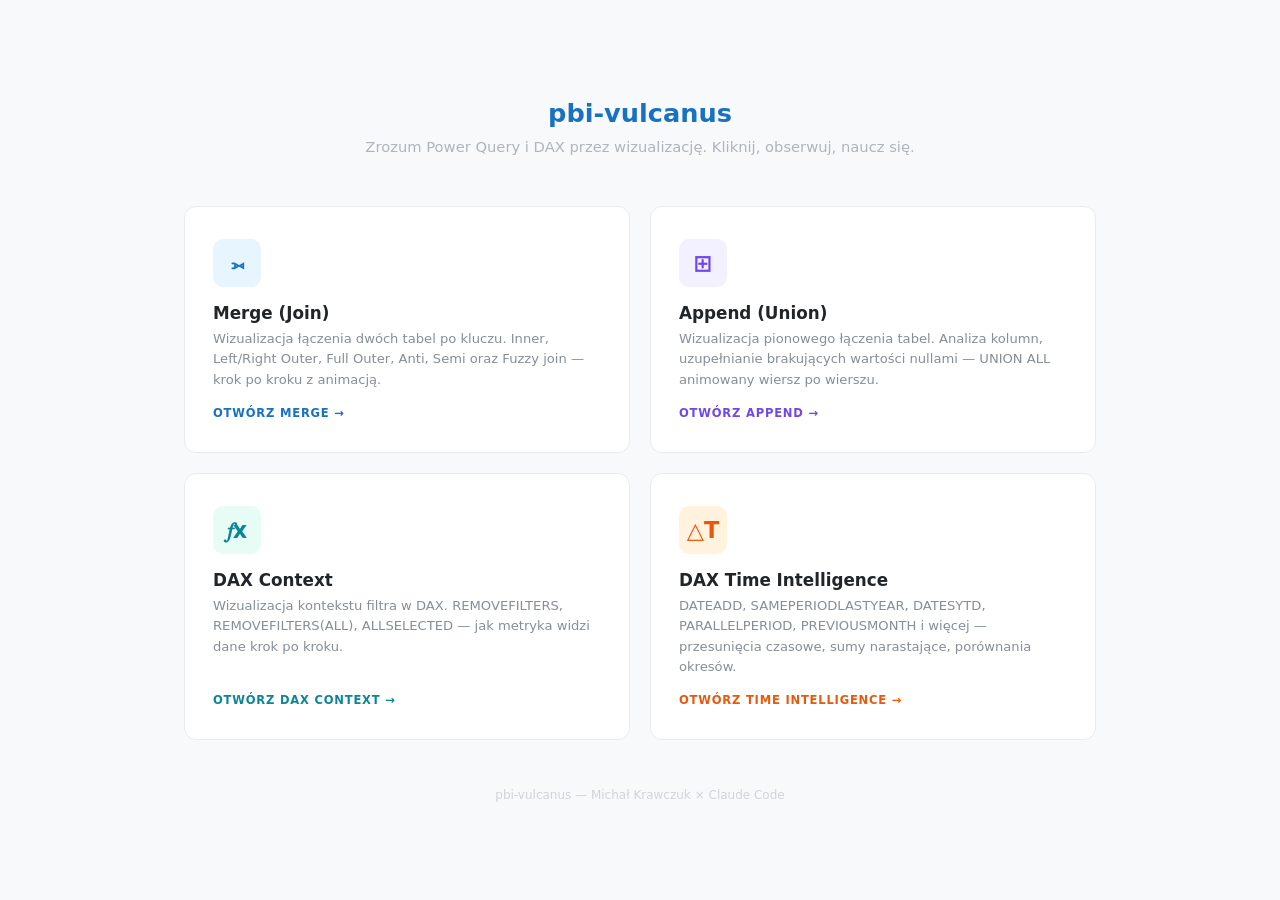
<file: index.html>
<!DOCTYPE html>
<html lang="pl">
<head>
<meta charset="UTF-8">
<meta name="viewport" content="width=device-width, initial-scale=1.0">
<title>pbi-vulcanus — interaktywna nauka Power BI</title>
<link rel="stylesheet" href="shared/theme.css">
<style>
/* ---- Landing page styles ---- */
body {
  display: flex;
  align-items: center;
  justify-content: center;
  min-height: 100vh;
  background: var(--gray-50);
}

.landing {
  text-align: center;
  padding: 60px 24px;
  max-width: 960px;
  width: 100%;
}

.landing h1 {
  font-size: 1.6rem;
  font-weight: 800;
  color: var(--gray-900);
  margin-bottom: 8px;
}
.landing h1 span { color: var(--blue); }

.landing .subtitle {
  font-size: 0.92rem;
  color: var(--gray-500);
  margin-bottom: 48px;
  line-height: 1.5;
}

.cards {
  display: grid;
  grid-template-columns: 1fr 1fr;
  gap: 20px;
}

.card {
  background: var(--white);
  border: 1px solid var(--gray-200);
  border-radius: 12px;
  padding: 32px 28px;
  text-decoration: none;
  color: inherit;
  transition: all 0.15s ease;
  display: flex;
  flex-direction: column;
  align-items: flex-start;
  text-align: left;
}
.card:hover {
  border-color: var(--gray-400);
  box-shadow: 0 4px 16px rgba(0,0,0,0.06);
  transform: translateY(-2px);
}

.card .icon {
  width: 48px; height: 48px;
  border-radius: 10px;
  display: flex; align-items: center; justify-content: center;
  font-size: 1.4rem;
  margin-bottom: 16px;
  font-weight: 700;
}
.card.merge .icon {
  background: var(--blue-bg); color: var(--blue);
}
.card.append .icon {
  background: var(--purple-bg); color: var(--purple);
}
.card.dax-context .icon {
  background: #e6fcf5; color: #0c8599;
}
.card.time-intelligence .icon {
  background: #edf2ff; color: #5c7cfa;
}
.card.running-calc .icon {
  background: #fff3e0; color: #e8590c;
}

.card h2 {
  font-size: 1.05rem; font-weight: 700; color: var(--gray-900);
  margin-bottom: 6px;
}

.card p {
  font-size: 0.82rem; line-height: 1.55; color: var(--gray-600);
  margin-bottom: 16px; flex: 1;
}

.card .label {
  font-size: 0.72rem; font-weight: 700; text-transform: uppercase;
  letter-spacing: 0.8px; display: inline-flex; align-items: center; gap: 4px;
}
.card.merge .label { color: var(--blue); }
.card.append .label { color: var(--purple); }
.card.dax-context .label { color: #0c8599; }
.card.time-intelligence .label { color: #5c7cfa; }
.card.running-calc .label { color: #e8590c; }

.footer {
  margin-top: 48px;
  font-size: 0.75rem;
  color: var(--gray-400);
}

@media (max-width: 900px) {
  .cards { grid-template-columns: 1fr; }
}
@media (max-width: 600px) {
  .cards { grid-template-columns: 1fr; }
  .landing { padding: 40px 16px; }
}
</style>
</head>
<body>

<div class="landing">
  <h1><span>pbi-vulcanus</span></h1>
  <p class="subtitle">Zrozum Power Query i DAX przez wizualizacj&#281;. Kliknij, obserwuj, naucz si&#281;.</p>

  <div class="cards">

    <a href="merge/index.html" class="card merge">
      <div class="icon">⟕</div>
      <h2>Merge (Join)</h2>
      <p>Wizualizacja łączenia dwóch tabel po kluczu. Inner, Left/Right Outer, Full Outer, Anti, Semi oraz Fuzzy join — krok po kroku z animacją.</p>
      <span class="label">Otwórz Merge &rarr;</span>
    </a>

    <a href="append/index.html" class="card append">
      <div class="icon">⊞</div>
      <h2>Append (Union)</h2>
      <p>Wizualizacja pionowego łączenia tabel. Analiza kolumn, uzupełnianie brakujących wartości nullami — UNION ALL animowany wiersz po wierszu.</p>
      <span class="label">Otwórz Append &rarr;</span>
    </a>

    <a href="dax-context/index.html" class="card dax-context">
      <div class="icon">&#119891;x</div>
      <h2>DAX Context</h2>
      <p>Wizualizacja kontekstu filtra w DAX. REMOVEFILTERS, REMOVEFILTERS(ALL), ALLSELECTED &mdash; jak metryka widzi dane krok po kroku.</p>
      <span class="label">Otwórz DAX Context &rarr;</span>
    </a>

    <a href="running-calc/index.html" class="card running-calc">
      <div class="icon">△T</div>
      <h2>DAX Time Intelligence</h2>
      <p>DATEADD, SAMEPERIODLASTYEAR, DATESYTD, PARALLELPERIOD, PREVIOUSMONTH i więcej &mdash; przesunięcia czasowe, sumy narastające, porównania okresów.</p>
      <span class="label">Otwórz Time Intelligence &rarr;</span>
    </a>

  </div>

  <div class="footer">
    pbi-vulcanus &mdash; Micha&#322; Krawczuk &times; Claude Code
  </div>
</div>

</body>
</html>
</file>
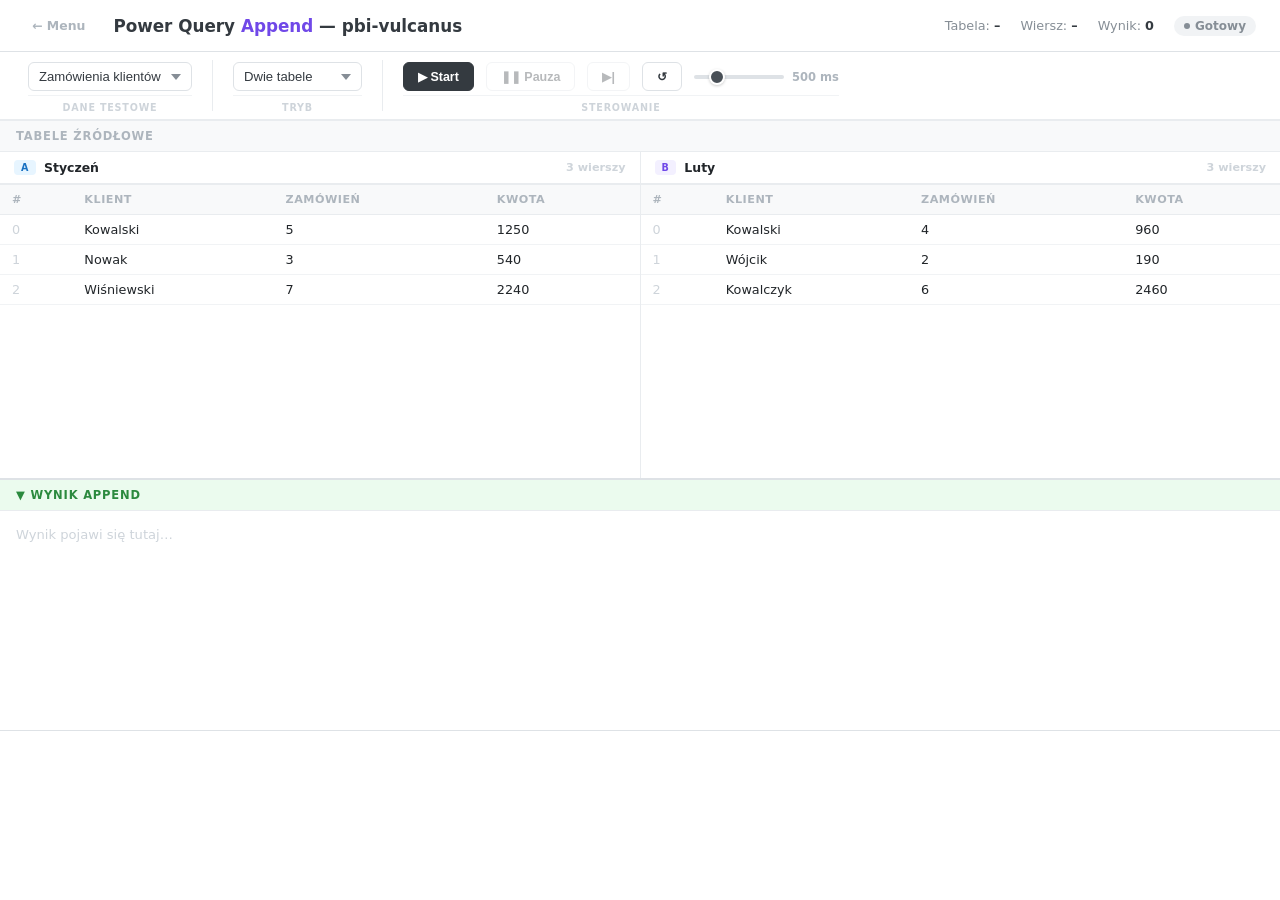
<file: append/index.html>
<!DOCTYPE html>
<html lang="pl">
<head>
<meta charset="UTF-8">
<meta name="viewport" content="width=device-width, initial-scale=1.0">
<title>Append — pbi-vulcanus</title>
<link rel="stylesheet" href="../shared/theme.css">
<link rel="stylesheet" href="append.css">
</head>
<body>

<div class="top-bar">
  <a href="../index.html" class="nav-back">&larr; Menu</a>
  <h1>Power Query <em>Append</em> &mdash; pbi-vulcanus</h1>
  <div class="status-group">
    <span>Tabela: <span class="val" id="cntTable">–</span></span>
    <span>Wiersz: <span class="val" id="cntRow">–</span></span>
    <span>Wynik: <span class="val" id="cntResult">0</span></span>
    <span class="status-badge" id="statusBadge"><span class="dot"></span> <span id="statusText">Gotowy</span></span>
  </div>
</div>

<div class="app-layout">

  <div class="ribbon">
    <div class="ribbon-section">
      <div class="ribbon-group">
        <select id="dataPreset">
          <option value="orders">Zam&#243;wienia klient&#243;w</option>
          <option value="products">Produkty i sprzeda&#380;</option>
          <option value="suppliers">Dostawcy i magazyn</option>
        </select>
      </div>
      <div class="ribbon-section-label">Dane testowe</div>
    </div>

    <div class="ribbon-divider"></div>

    <div class="ribbon-section">
      <div class="ribbon-group">
        <select id="appendMode">
          <option value="two" selected>Dwie tabele</option>
          <option value="three">Trzy lub wi&#281;cej</option>
        </select>
        <div class="table-count-controls" id="tableCountControls" style="display:none;">
          <button class="btn" id="btnRemoveTable">&minus;</button>
          <span class="count-label" id="tableCountLabel">3</span>
          <button class="btn" id="btnAddTable">+</button>
        </div>
      </div>
      <div class="ribbon-section-label">Tryb</div>
    </div>

    <div class="ribbon-divider"></div>

    <div class="ribbon-section">
      <div class="ribbon-group">
        <button class="btn primary" id="btnStart">&#9654; Start</button>
        <button class="btn" id="btnPause" disabled>&#10074;&#10074;</button>
        <button class="btn" id="btnStep" disabled>&#9654;|</button>
        <button class="btn" id="btnReset">&#8634;</button>
        <div class="speed-control">
          <input type="range" id="speedSlider" min="100" max="2000" value="500" step="50">
          <span class="speed-val" id="speedVal">500 ms</span>
        </div>
      </div>
      <div class="ribbon-section-label">Sterowanie</div>
    </div>
  </div>

  <div class="main-content">

    <div class="sources-area">
      <div class="sources-header">Tabele &#378;r&#243;d&#322;owe</div>
      <div class="sources-scroll" id="sourcesScroll"></div>
    </div>

    <div class="result-area">
      <div class="result-header">&#9660; Wynik Append</div>
      <div class="result-scroll" id="resultScroll"></div>
    </div>

    <div class="log-area" id="logPanel"></div>
  </div>
</div>

<script src="../shared/datasets.js"></script>
<script src="../shared/engine.js"></script>
<script src="append.js"></script>
</body>
</html>
</file>
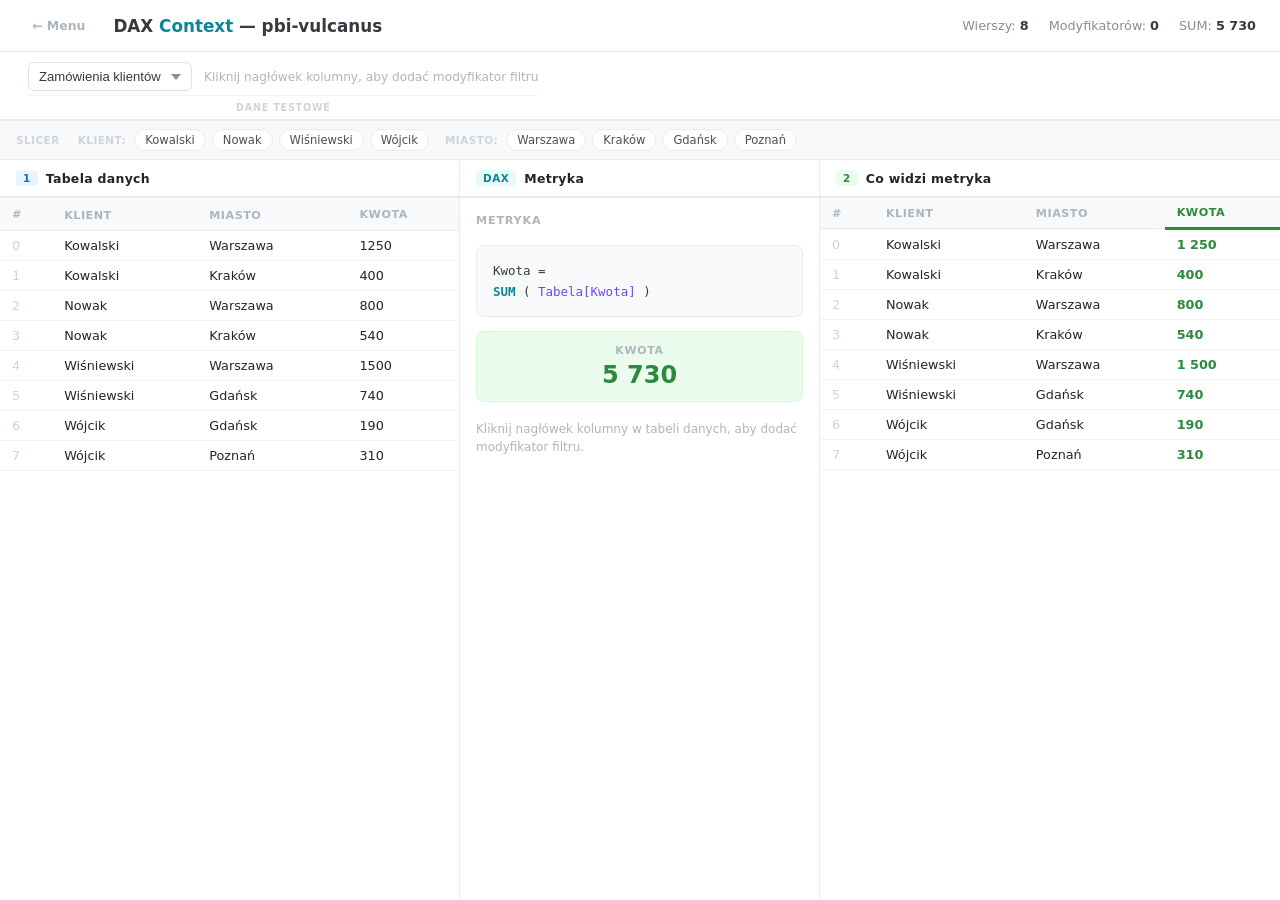
<file: dax-context/index.html>
<!DOCTYPE html>
<html lang="pl">
<head>
<meta charset="UTF-8">
<meta name="viewport" content="width=device-width, initial-scale=1.0">
<title>DAX Context — pbi-vulcanus</title>
<link rel="stylesheet" href="../shared/theme.css">
<link rel="stylesheet" href="dax-context.css">
</head>
<body>

<div class="top-bar">
  <a href="../index.html" class="nav-back">&larr; Menu</a>
  <h1>DAX <em>Context</em> &mdash; pbi-vulcanus</h1>
  <div class="status-group">
    <span>Wierszy: <span class="val" id="cntRows">&ndash;</span></span>
    <span>Modyfikator&#243;w: <span class="val" id="cntMods">&ndash;</span></span>
    <span>SUM: <span class="val" id="cntSum">&ndash;</span></span>
  </div>
</div>

<div class="app-layout">

  <div class="ribbon">
    <div class="ribbon-section">
      <div class="ribbon-group">
        <select id="dataPreset">
          <option value="orders">Zam&#243;wienia klient&#243;w</option>
          <option value="products">Produkty i sprzeda&#380;</option>
          <option value="suppliers">Dostawcy i magazyn</option>
        </select>
        <span class="hint">Kliknij nag&#322;&#243;wek kolumny, aby doda&#263; modyfikator filtru</span>
      </div>
      <div class="ribbon-section-label">Dane testowe</div>
    </div>
  </div>

  <div class="slicer-bar" id="slicerBar"></div>

  <div class="main-content">

    <div class="dax-panels">

      <div class="dax-panel">
        <div class="dax-panel-header ctx-source"><span class="tag">1</span> Tabela danych</div>
        <div class="dax-panel-body" id="panelSource"></div>
      </div>

      <div class="dax-panel dax-panel-formula">
        <div class="dax-panel-header ctx-formula"><span class="tag">DAX</span> Metryka</div>
        <div class="dax-panel-body dax-formula-body" id="panelFormula"></div>
      </div>

      <div class="dax-panel">
        <div class="dax-panel-header ctx-result"><span class="tag">2</span> Co widzi metryka</div>
        <div class="dax-panel-body" id="panelResult"></div>
      </div>

    </div>

  </div>
</div>

<script src="../shared/datasets.js"></script>
<script src="../shared/engine.js"></script>
<script src="dax-context.js"></script>
</body>
</html>
</file>
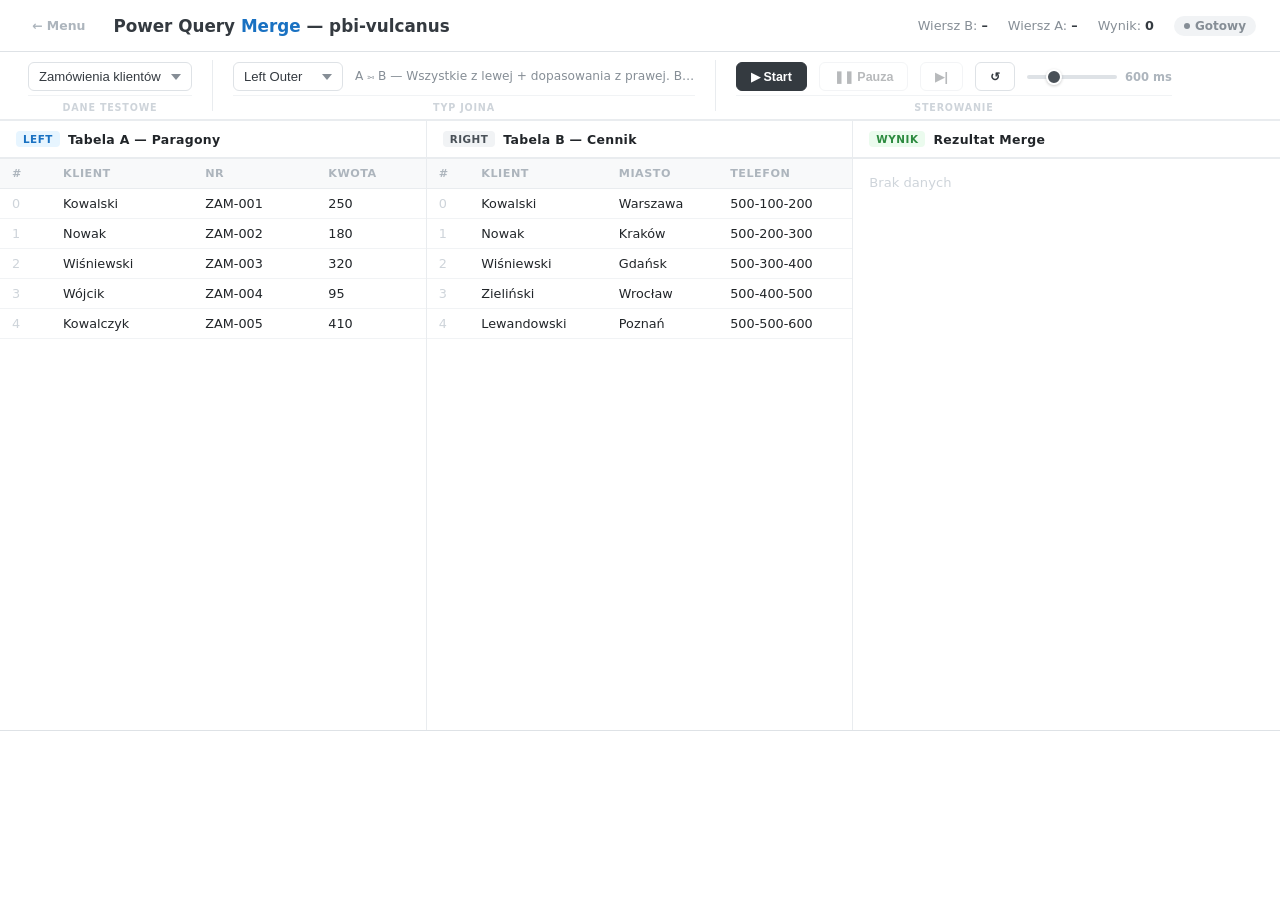
<file: merge/index.html>
<!DOCTYPE html>
<html lang="pl">
<head>
<meta charset="UTF-8">
<meta name="viewport" content="width=device-width, initial-scale=1.0">
<title>Merge (Join) — pbi-vulcanus</title>
<link rel="stylesheet" href="../shared/theme.css">
<link rel="stylesheet" href="merge.css">
</head>
<body>

<div class="top-bar">
  <a href="../index.html" class="nav-back">&larr; Menu</a>
  <h1>Power Query <em>Merge</em> &mdash; pbi-vulcanus</h1>
  <div class="status-group">
    <span>Wiersz B: <span class="val" id="cntB">–</span></span>
    <span>Wiersz A: <span class="val" id="cntA">–</span></span>
    <span>Wynik: <span class="val" id="cntResult">0</span></span>
    <span class="status-badge" id="statusBadge"><span class="dot"></span> <span id="statusText">Gotowy</span></span>
  </div>
</div>

<div class="app-layout">

  <div class="ribbon">
    <div class="ribbon-section">
      <div class="ribbon-group">
        <select id="dataPreset">
          <option value="orders">Zam&#243;wienia klient&#243;w</option>
          <option value="products">Produkty i sprzeda&#380;</option>
          <option value="suppliers">Dostawcy i magazyn</option>
        </select>
      </div>
      <div class="ribbon-section-label">Dane testowe</div>
    </div>

    <div class="ribbon-divider"></div>

    <div class="ribbon-section">
      <div class="ribbon-group">
        <select id="joinType">
          <option value="inner">Inner Join</option>
          <option value="leftOuter" selected>Left Outer</option>
          <option value="rightOuter">Right Outer</option>
          <option value="fullOuter">Full Outer</option>
          <option value="leftAnti">Left Anti</option>
          <option value="rightAnti">Right Anti</option>
          <option value="leftSemi">Left Semi</option>
          <option value="rightSemi">Right Semi</option>
          <option value="fuzzy">Fuzzy</option>
        </select>
        <span class="join-desc" id="joinDesc"></span>
        <div class="fuzzy-controls" id="fuzzyControls">
          <label>Pr&#243;g:</label>
          <input type="range" id="fuzzyThreshold" min="0" max="100" value="60" step="5">
          <span class="speed-val" id="thresholdVal">0.60</span>
        </div>
      </div>
      <div class="ribbon-section-label">Typ joina</div>
    </div>

    <div class="ribbon-divider"></div>

    <div class="ribbon-section">
      <div class="ribbon-group">
        <button class="btn primary" id="btnStart">&#9654; Start</button>
        <button class="btn" id="btnPause" disabled>&#10074;&#10074;</button>
        <button class="btn" id="btnStep" disabled>&#9654;|</button>
        <button class="btn" id="btnReset">&#8634;</button>
        <div class="speed-control">
          <input type="range" id="speedSlider" min="100" max="2000" value="600" step="50">
          <span class="speed-val" id="speedVal">600 ms</span>
        </div>
      </div>
      <div class="ribbon-section-label">Sterowanie</div>
    </div>
  </div>

  <div class="main-content">
    <div class="tables-area">
      <svg id="connLines" class="conn-lines-svg"></svg>
      <div class="table-panel">
        <div class="table-panel-header tbl-a"><span class="tag">Left</span> Tabela A — Paragony</div>
        <div class="table-panel-body" id="panelA"></div>
      </div>
      <div class="table-panel">
        <div class="table-panel-header tbl-b"><span class="tag">Right</span> Tabela B — Cennik</div>
        <div class="table-panel-body" id="panelB"></div>
      </div>
      <div class="table-panel">
        <div class="table-panel-header tbl-r"><span class="tag">Wynik</span> Rezultat Merge</div>
        <div class="table-panel-body" id="panelResult"></div>
      </div>
    </div>
    <div class="log-area" id="logPanel"></div>
  </div>
</div>

<div class="compare-bubble" id="compareBubble"></div>

<script src="../shared/datasets.js"></script>
<script src="../shared/engine.js"></script>
<script src="merge.js"></script>
</body>
</html>
</file>
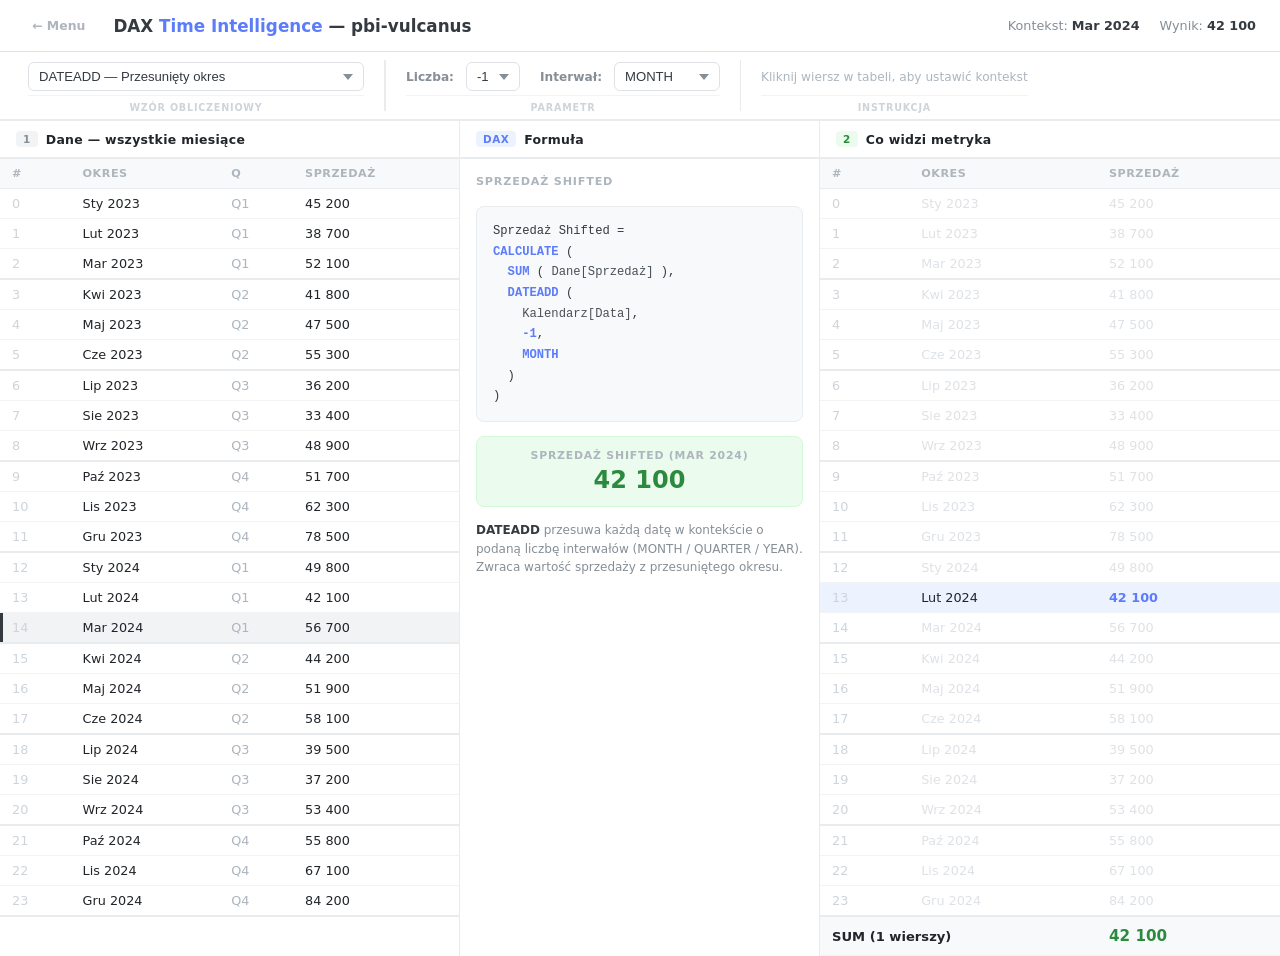
<file: running-calc/index.html>
<!DOCTYPE html>
<html lang="pl">
<head>
<meta charset="UTF-8">
<meta name="viewport" content="width=device-width, initial-scale=1.0">
<title>Running Calculations — pbi-vulcanus</title>
<link rel="stylesheet" href="../shared/theme.css">
<link rel="stylesheet" href="running-calc.css">
</head>
<body>

<div class="top-bar">
  <a href="../index.html" class="nav-back">&larr; Menu</a>
  <h1>DAX <em>Time Intelligence</em> &mdash; pbi-vulcanus</h1>
  <div class="status-group">
    <span>Kontekst: <span class="val" id="ctxLabel">&ndash;</span></span>
    <span>Wynik: <span class="val" id="rcResultLabel">&ndash;</span></span>
  </div>
</div>

<div class="app-layout">

  <div class="ribbon">
    <div class="ribbon-section">
      <div class="ribbon-group">
        <select id="rcFunction">
          <optgroup label="Przesuni&#281;cie czasowe">
            <option value="DATEADD_SHIFT">DATEADD &#8212; Przesuni&#281;ty okres</option>
            <option value="SPLY_VAL">SAMEPERIODLASTYEAR &#8212; Warto&#347;&#263; rok temu</option>
            <option value="PREVIOUSMONTH">PREVIOUSMONTH &#8212; Poprz. miesi&#261;c</option>
            <option value="PREVIOUSQUARTER">PREVIOUSQUARTER &#8212; Poprz. kwarta&#322;</option>
            <option value="PARALLELPERIOD">PARALLELPERIOD &#8212; Pe&#322;ny okres</option>
          </optgroup>
          <optgroup label="Sumy narastaj&#261;ce">
            <option value="RUNNING_TOTAL">DATESYTD &#8212; Suma YTD</option>
            <option value="DATESQTD">DATESQTD &#8212; Suma QTD</option>
          </optgroup>
          <optgroup label="Okno czasowe">
            <option value="DATESINPERIOD">DATESINPERIOD &#8212; Okno N mies.</option>
            <option value="MOVING_AVG">AVERAGEX &#8212; &#346;rednia krocz&#261;ca</option>
          </optgroup>
          <optgroup label="Por&#243;wnania okres&#243;w">
            <option value="MOM_PCT">DATEADD &#8212; Zmiana MoM %</option>
            <option value="YOY_PCT">SAMEPERIODLASTYEAR &#8212; Zmiana YoY %</option>
          </optgroup>
          <optgroup label="Udzia&#322;">
            <option value="PCT_OF_TOTAL">ALL &#8212; % sumy ca&#322;kowitej</option>
          </optgroup>
        </select>
      </div>
      <div class="ribbon-section-label">Wz&#243;r obliczeniowy</div>
    </div>

    <div class="ribbon-divider"></div>

    <div class="ribbon-section" id="windowSection">
      <div class="ribbon-group">
        <label class="ribbon-label" for="windowSize">Okno:</label>
        <select id="windowSize">
          <option value="3" selected>3 miesi&#261;ce</option>
          <option value="4">4 miesi&#261;ce</option>
          <option value="6">6 miesi&#281;cy</option>
        </select>
      </div>
      <div class="ribbon-section-label">Parametr</div>
    </div>

    <div class="ribbon-divider"></div>

    <div class="ribbon-section hidden" id="paramNISection">
      <div class="ribbon-group">
        <label class="ribbon-label" for="paramNumber">Liczba:</label>
        <select id="paramNumber">
          <option value="-1" selected>-1</option>
          <option value="-2">-2</option>
          <option value="-3">-3</option>
          <option value="-6">-6</option>
        </select>
        <label class="ribbon-label" for="paramInterval" style="margin-left:8px">Interwa&#322;:</label>
        <select id="paramInterval">
          <option value="MONTH" selected>MONTH</option>
          <option value="QUARTER">QUARTER</option>
          <option value="YEAR">YEAR</option>
        </select>
      </div>
      <div class="ribbon-section-label">Parametr</div>
    </div>

    <div class="ribbon-divider"></div>

    <div class="ribbon-section">
      <div class="ribbon-group">
        <span class="hint">Kliknij wiersz w tabeli, aby ustawi&#263; kontekst</span>
      </div>
      <div class="ribbon-section-label">Instrukcja</div>
    </div>
  </div>

  <div class="main-content">
    <div class="rc-panels">

      <div class="rc-panel">
        <div class="rc-panel-header ctx-source"><span class="tag">1</span> Dane &mdash; wszystkie miesi&#261;ce</div>
        <div class="rc-panel-body" id="panelSource"></div>
      </div>

      <div class="rc-panel rc-panel-formula">
        <div class="rc-panel-header ctx-formula"><span class="tag">DAX</span> Formu&#322;a</div>
        <div class="rc-panel-body rc-formula-body" id="panelFormula"></div>
      </div>

      <div class="rc-panel">
        <div class="rc-panel-header ctx-result"><span class="tag">2</span> Co widzi metryka</div>
        <div class="rc-panel-body" id="panelResult"></div>
      </div>

    </div>
  </div>

</div>

<script src="running-calc.js"></script>
</body>
</html>
</file>
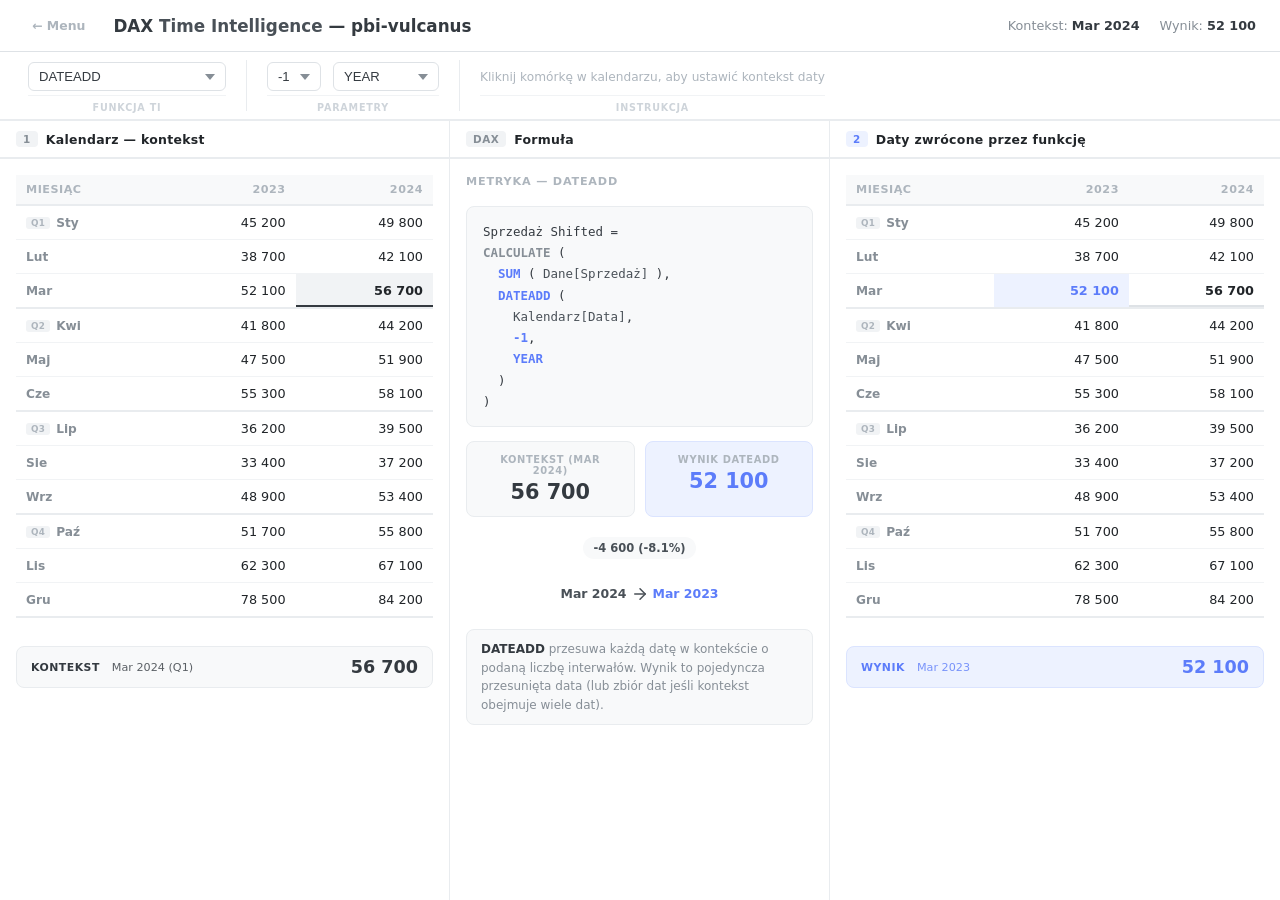
<file: time-intelligence/index.html>
<!DOCTYPE html>
<html lang="pl">
<head>
<meta charset="UTF-8">
<meta name="viewport" content="width=device-width, initial-scale=1.0">
<title>Time Intelligence — pbi-vulcanus</title>
<link rel="stylesheet" href="../shared/theme.css">
<link rel="stylesheet" href="time-intelligence.css">
</head>
<body>

<div class="top-bar">
  <a href="../index.html" class="nav-back">&larr; Menu</a>
  <h1>DAX <em>Time Intelligence</em> &mdash; pbi-vulcanus</h1>
  <div class="status-group">
    <span>Kontekst: <span class="val" id="ctxLabel">&ndash;</span></span>
    <span>Wynik: <span class="val" id="tiResultLabel">&ndash;</span></span>
  </div>
</div>

<div class="app-layout">

  <div class="ribbon">
    <div class="ribbon-section">
      <div class="ribbon-group">
        <select id="tiFunction">
          <option value="DATEADD">DATEADD</option>
          <option value="SAMEPERIODLASTYEAR">SAMEPERIODLASTYEAR</option>
          <option value="DATESYTD">DATESYTD</option>
          <option value="DATESQTD">DATESQTD</option>
          <option value="PREVIOUSMONTH">PREVIOUSMONTH</option>
          <option value="PREVIOUSQUARTER">PREVIOUSQUARTER</option>
          <option value="PARALLELPERIOD">PARALLELPERIOD</option>
        </select>
      </div>
      <div class="ribbon-section-label">Funkcja TI</div>
    </div>

    <div class="ribbon-divider"></div>

    <div class="ribbon-section" id="paramSection">
      <div class="ribbon-group">
        <select id="paramNumber">
          <option value="-3">-3</option>
          <option value="-2">-2</option>
          <option value="-1" selected>-1</option>
          <option value="1">1</option>
          <option value="2">2</option>
          <option value="3">3</option>
        </select>
        <select id="paramInterval">
          <option value="MONTH">MONTH</option>
          <option value="QUARTER">QUARTER</option>
          <option value="YEAR" selected>YEAR</option>
        </select>
      </div>
      <div class="ribbon-section-label">Parametry</div>
    </div>

    <div class="ribbon-divider"></div>

    <div class="ribbon-section">
      <div class="ribbon-group">
        <span class="hint">Kliknij kom&oacute;rk&#281; w kalendarzu, aby ustawi&#263; kontekst daty</span>
      </div>
      <div class="ribbon-section-label">Instrukcja</div>
    </div>
  </div>

  <div class="main-content">
    <div class="ti-panels">

      <div class="ti-panel">
        <div class="ti-panel-header ctx-source"><span class="tag">1</span> Kalendarz &mdash; kontekst</div>
        <div class="ti-panel-body" id="panelSource"></div>
      </div>

      <div class="ti-panel ti-panel-formula">
        <div class="ti-panel-header ctx-formula"><span class="tag">DAX</span> Formu&#322;a</div>
        <div class="ti-panel-body ti-formula-body" id="panelFormula"></div>
      </div>

      <div class="ti-panel">
        <div class="ti-panel-header ctx-result"><span class="tag">2</span> Daty zwr&oacute;cone przez funkcj&#281;</div>
        <div class="ti-panel-body" id="panelResult"></div>
      </div>

    </div>
  </div>

</div>

<script src="time-intelligence.js"></script>
</body>
</html>
</file>
<file: shared/theme.css>
/* ============================================================
   SHARED THEME — Power Query Visualizers
   ============================================================ */
:root {
  --white: #ffffff;
  --gray-50: #f8f9fa;
  --gray-100: #f1f3f5;
  --gray-200: #e9ecef;
  --gray-300: #dee2e6;
  --gray-400: #ced4da;
  --gray-500: #adb5bd;
  --gray-600: #868e96;
  --gray-700: #495057;
  --gray-800: #343a40;
  --gray-900: #212529;

  --green: #2b8a3e;
  --green-light: #d3f9d8;
  --green-bg: #ebfbee;
  --red: #c92a2a;
  --red-light: #ffe3e3;
  --red-bg: #fff5f5;
  --blue: #1971c2;
  --blue-light: #d0ebff;
  --blue-bg: #e7f5ff;
  --purple: #7048e8;
  --purple-light: #e5dbff;
  --purple-bg: #f3f0ff;
  --orange: #e67700;
  --orange-light: #fff3bf;
  --orange-bg: #fff9db;

  --header-h: 52px;
}

* { margin: 0; padding: 0; box-sizing: border-box; }

body {
  font-family: 'Segoe UI', system-ui, -apple-system, sans-serif;
  background: var(--gray-50);
  color: var(--gray-900);
  min-height: 100vh;
  display: flex;
  flex-direction: column;
}

/* ---- TOP BAR ---- */
.top-bar {
  height: var(--header-h);
  background: var(--white);
  border-bottom: 1px solid var(--gray-300);
  display: flex;
  align-items: center;
  padding: 0 24px;
  gap: 16px;
  flex-shrink: 0;
  z-index: 10;
}
.top-bar h1 { font-size: 1.05rem; font-weight: 700; color: var(--gray-800); }
.top-bar h1 em { font-style: normal; }
.top-bar .nav-back {
  display: inline-flex; align-items: center; gap: 4px;
  font-size: 0.78rem; color: var(--gray-500); text-decoration: none;
  font-weight: 600; margin-right: 4px; padding: 4px 8px;
  border-radius: 5px; transition: all 0.12s;
}
.top-bar .nav-back:hover { background: var(--gray-100); color: var(--gray-700); }
.top-bar .status-group {
  margin-left: auto;
  display: flex; gap: 20px; font-size: 0.8rem; color: var(--gray-600); align-items: center;
}
.top-bar .status-group .val { font-weight: 700; color: var(--gray-800); }
.status-badge {
  display: inline-flex; align-items: center; gap: 5px;
  padding: 3px 10px; border-radius: 12px; font-size: 0.75rem; font-weight: 600;
  background: var(--gray-100); color: var(--gray-600);
}
.status-badge.running { background: var(--blue-light); color: var(--blue); }
.status-badge.done    { background: var(--green-light); color: var(--green); }
.status-badge.paused  { background: var(--orange-light); color: var(--orange); }
.status-badge .dot { width: 6px; height: 6px; border-radius: 50%; background: currentColor; }

/* ---- RIBBON (replaces sidebar) ---- */
.ribbon {
  display: flex;
  align-items: stretch;
  background: var(--white);
  border-bottom: 2px solid var(--gray-200);
  padding: 0 8px;
  flex-shrink: 0;
  gap: 0;
}
.ribbon-section {
  display: flex;
  flex-direction: column;
  padding: 10px 20px 6px;
}
.ribbon-section-label {
  font-size: 0.6rem;
  text-transform: uppercase;
  letter-spacing: 0.8px;
  color: var(--gray-400);
  font-weight: 700;
  text-align: center;
  padding-top: 6px;
  margin-top: 4px;
  border-top: 1px solid var(--gray-100);
  flex-shrink: 0;
}
.ribbon-group {
  display: flex;
  align-items: center;
  gap: 12px;
  flex: 1;
}
.ribbon-divider {
  width: 1px;
  background: var(--gray-200);
  align-self: stretch;
  margin: 8px 0;
  flex-shrink: 0;
}

/* Ribbon controls */
.ribbon select {
  padding: 6px 30px 6px 10px;
  font-size: 0.82rem;
}
.ribbon .btn {
  padding: 6px 14px;
  font-size: 0.78rem;
  white-space: nowrap;
}
.ribbon .join-desc {
  font-size: 0.76rem;
  color: var(--gray-600);
  max-width: 340px;
  line-height: 1.4;
  white-space: nowrap;
  overflow: hidden;
  text-overflow: ellipsis;
}
.ribbon .speed-control {
  display: flex;
  align-items: center;
  gap: 8px;
}
.ribbon .speed-control input[type=range] {
  width: 90px;
  margin: 0;
}
.ribbon .speed-control .speed-val {
  font-size: 0.72rem;
  font-weight: 600;
  color: var(--gray-500);
  min-width: 42px;
  text-align: right;
}
.ribbon .hint {
  font-size: 0.76rem;
  color: var(--gray-500);
}

/* Fuzzy controls inline */
.fuzzy-controls { display: none; align-items: center; gap: 8px; }
.fuzzy-controls.visible { display: flex; }
.fuzzy-controls label { font-size: 0.76rem; color: var(--gray-600); white-space: nowrap; }
.fuzzy-controls input[type=range] { width: 80px; margin: 0; }
.fuzzy-controls .speed-val { font-size: 0.72rem; color: var(--gray-500); min-width: 32px; }

/* Table count controls inline */
.table-count-controls {
  display: flex; align-items: center; gap: 8px;
}
.table-count-controls .btn { padding: 4px 12px; font-size: 0.82rem; }
.table-count-controls .count-label {
  font-size: 0.88rem; font-weight: 700; min-width: 22px; text-align: center;
}

/* ---- LAYOUT ---- */
.app-layout { display: flex; flex-direction: column; flex: 1; overflow: hidden; }

/* ---- MAIN CONTENT ---- */
.main-content {
  flex: 1; display: flex; flex-direction: column; overflow: hidden; min-width: 0;
}

/* ---- FORM FIELDS ---- */
.field { margin-bottom: 10px; }
.field label {
  display: block; font-size: 0.78rem; color: var(--gray-700);
  margin-bottom: 4px; font-weight: 600;
}
.field select, .field input[type=range] { width: 100%; }

select {
  background: var(--white); color: var(--gray-800);
  border: 1px solid var(--gray-300); border-radius: 6px;
  padding: 7px 10px; font-size: 0.82rem; cursor: pointer;
  -webkit-appearance: none; appearance: none;
  background-image: url("data:image/svg+xml,%3Csvg width='10' height='6' xmlns='http://www.w3.org/2000/svg'%3E%3Cpath d='M0 0l5 6 5-6z' fill='%23868e96'/%3E%3C/svg%3E");
  background-repeat: no-repeat; background-position: right 10px center;
}
select:focus { outline: 2px solid var(--blue); outline-offset: -1px; border-color: var(--blue); }
select:hover { border-color: var(--gray-400); }

input[type=range] {
  -webkit-appearance: none; appearance: none;
  height: 4px; border-radius: 2px; background: var(--gray-300); outline: none; margin-top: 6px;
}
input[type=range]::-webkit-slider-thumb {
  -webkit-appearance: none; width: 16px; height: 16px; border-radius: 50%;
  background: var(--gray-700); cursor: pointer;
  border: 2px solid var(--white); box-shadow: 0 1px 3px rgba(0,0,0,0.2);
}
input[type=range]::-webkit-slider-thumb:hover { background: var(--gray-900); }

.range-label { display: flex; justify-content: space-between; margin-top: 4px; }
.range-label span { font-size: 0.72rem; color: var(--gray-500); }
.range-label .val { font-weight: 700; color: var(--gray-800); }

/* ---- BUTTONS ---- */
.btn-group { display: flex; flex-wrap: wrap; gap: 6px; }
.btn {
  padding: 7px 14px; border: 1px solid var(--gray-300); border-radius: 6px;
  background: var(--white); color: var(--gray-800); font-size: 0.78rem; font-weight: 600;
  cursor: pointer; transition: all 0.12s; display: inline-flex; align-items: center; gap: 4px;
}
.btn:hover { background: var(--gray-100); border-color: var(--gray-400); }
.btn:active { background: var(--gray-200); }
.btn:disabled { opacity: 0.35; cursor: default; pointer-events: none; }
.btn.primary { background: var(--gray-800); color: var(--white); border-color: var(--gray-800); }
.btn.primary:hover { background: var(--gray-900); }

/* ---- EDUCATION BOX (kept for possible use) ---- */
.edu-box {
  background: var(--gray-50); border: 1px solid var(--gray-200); border-radius: 8px;
  padding: 12px 14px; font-size: 0.78rem; line-height: 1.55; color: var(--gray-700);
}
.edu-box h4 { font-size: 0.82rem; font-weight: 700; color: var(--gray-900); margin-bottom: 6px; }
.edu-box p { margin-bottom: 6px; }
.edu-box .dup-note { color: var(--gray-600); font-size: 0.75rem; }
.edu-box .warn-note, .edu-box .warn { color: var(--orange); font-size: 0.75rem; font-weight: 600; }
.edu-box strong { color: var(--gray-900); }

/* ---- DATA TABLES ---- */
.data-table { width: 100%; border-collapse: collapse; font-size: 0.8rem; }
.data-table th {
  position: sticky; top: 0; background: var(--gray-50);
  padding: 8px 12px; text-align: left; font-size: 0.7rem; font-weight: 700;
  text-transform: uppercase; letter-spacing: 0.5px; color: var(--gray-500);
  border-bottom: 1px solid var(--gray-200); z-index: 2;
}
.data-table td {
  padding: 7px 12px; border-bottom: 1px solid var(--gray-100);
  transition: background 0.2s, color 0.2s; font-variant-numeric: tabular-nums;
}
.data-table tbody tr:hover { background: var(--gray-50); }
.data-table tr.processed { color: var(--gray-400); }
.data-table tr.result-new {
  background: var(--green-light) !important;
  animation: rowFlash 0.6s ease-out;
}
.data-table td.null-val { color: var(--gray-400); font-style: italic; }

@keyframes rowFlash {
  0%   { background: var(--green) !important; color: white; }
  100% { background: var(--green-light) !important; color: inherit; }
}

/* ---- LOG PANEL ---- */
.log-area {
  height: 170px; min-height: 80px;
  border-top: 1px solid var(--gray-300); background: var(--white);
  overflow-y: auto; padding: 10px 16px;
  font-family: 'SF Mono', 'Cascadia Code', 'Fira Code', 'Consolas', monospace;
  font-size: 0.75rem; line-height: 1.65; flex-shrink: 0;
}
.log-area .log-line { padding: 1px 0; }
.log-line .step-num { color: var(--gray-400); margin-right: 8px; font-size: 0.7rem; }

/* ---- SCROLLBAR ---- */
::-webkit-scrollbar { width: 5px; height: 5px; }
::-webkit-scrollbar-track { background: transparent; }
::-webkit-scrollbar-thumb { background: var(--gray-300); border-radius: 3px; }
::-webkit-scrollbar-thumb:hover { background: var(--gray-400); }

/* ---- RESPONSIVE ---- */
@media (max-width: 900px) {
  .ribbon { flex-wrap: wrap; }
  .ribbon-section { padding: 6px 12px 4px; }
  .ribbon .join-desc { display: none; }
}
</file>
<file: append/append.css>
/* ============================================================
   APPEND-SPECIFIC STYLES
   ============================================================ */
.top-bar h1 em { color: var(--purple); }

/* Override status badge running color to purple */
.status-badge.running { background: var(--purple-light); color: var(--purple); }

/* table-count-controls are now in shared theme.css */

/* ---- Source tables area (horizontal scroll) ---- */
.sources-area {
  flex: 1; display: flex; flex-direction: column; overflow: hidden; min-height: 0;
}
.sources-header {
  padding: 8px 16px; font-size: 0.72rem; font-weight: 700; text-transform: uppercase;
  letter-spacing: 0.8px; color: var(--gray-500); background: var(--gray-50);
  border-bottom: 1px solid var(--gray-200); flex-shrink: 0;
}
.sources-scroll {
  flex: 1; display: flex; overflow-x: auto; overflow-y: hidden; min-height: 0;
}

.source-panel {
  min-width: 280px; flex: 1; display: flex; flex-direction: column;
  border-right: 1px solid var(--gray-200); overflow: hidden;
}
.source-panel:last-child { border-right: none; }

.source-panel-header {
  padding: 8px 14px; font-size: 0.78rem; font-weight: 700;
  display: flex; align-items: center; gap: 8px;
  border-bottom: 2px solid var(--gray-200); background: var(--white); flex-shrink: 0;
}
.source-panel-header .tag {
  font-size: 0.6rem; padding: 2px 7px; border-radius: 4px;
  font-weight: 700; text-transform: uppercase; letter-spacing: 0.5px;
}
.source-panel-header .tag-a { background: var(--blue-bg); color: var(--blue); }
.source-panel-header .tag-b { background: var(--purple-bg); color: var(--purple); }
.source-panel-header .tag-c { background: var(--orange-bg); color: var(--orange); }
.source-panel-header .tag-extra { background: var(--gray-100); color: var(--gray-600); }

.source-panel-body { flex: 1; overflow-y: auto; background: var(--white); }

/* ---- Result area ---- */
.result-area {
  flex: 1; display: flex; flex-direction: column; overflow: hidden; min-height: 0;
  border-top: 2px solid var(--gray-300);
}
.result-header {
  padding: 8px 16px; font-size: 0.72rem; font-weight: 700; text-transform: uppercase;
  letter-spacing: 0.8px; color: var(--green); background: var(--green-bg);
  border-bottom: 1px solid var(--gray-200); flex-shrink: 0;
}
.result-scroll { flex: 1; overflow-y: auto; background: var(--white); }

/* ---- Append row states ---- */
.data-table tr.active-row   { background: var(--blue-bg) !important; }
.data-table tr.active-row-b { background: var(--purple-bg) !important; }
.data-table tr.active-row-c { background: var(--orange-bg) !important; }
.data-table tr.copied        { background: var(--green-light) !important; animation: rowFlash 0.5s ease-out; }
.data-table td.added-col     { background: var(--orange-bg); }

/* ---- Column badge ---- */
.col-badge {
  display: inline-block; font-size: 0.6rem; padding: 1px 5px; border-radius: 3px;
  margin-left: 4px; font-weight: 600; vertical-align: middle;
}
.col-badge.new    { background: var(--orange-light); color: var(--orange); }
.col-badge.shared { background: var(--green-bg); color: var(--green); }

/* ---- Log colors ---- */
.log-line .copy-action   { color: var(--green); font-weight: 600; }
.log-line .header-action { color: var(--gray-600); font-weight: 600; }
.log-line .null-action   { color: var(--red); font-weight: 600; }
.log-line .phase         { color: var(--gray-600); font-weight: 700; }
.log-line .info          { color: var(--gray-600); }

/* ---- Responsive ---- */
@media (max-width: 900px) {
  .source-panel { min-width: 220px; }
}
</file>
<file: dax-context/dax-context.css>
/* ============================================================
   DAX CONTEXT-SPECIFIC STYLES
   ============================================================ */
:root {
  --teal: #0c8599;
  --teal-light: #c3fae8;
  --teal-bg: #e6fcf5;

  /* Modifier type colors */
  --mod-removefilters: #e8590c;
  --mod-all: #e03131;
  --mod-allselected: #7048e8;
  --mod-keepfilters: #1c7ed6;
  --mod-equation: #0c8599;
}

.top-bar h1 em { color: var(--teal); }

/* Select focus color override */
select:focus { outline-color: var(--teal); border-color: var(--teal); }

/* ---- 3-panel layout: Source | Formula | Result ---- */
.dax-panels {
  flex: 1;
  display: grid;
  grid-template-columns: 1fr auto 1fr;
  gap: 0;
  overflow: hidden;
  min-height: 0;
}

.dax-panel {
  display: flex; flex-direction: column;
  overflow: hidden; border-right: 1px solid var(--gray-200);
}
.dax-panel:last-child { border-right: none; }

.dax-panel-header {
  padding: 10px 16px; font-size: 0.78rem; font-weight: 700;
  letter-spacing: 0.3px; flex-shrink: 0;
  display: flex; align-items: center; gap: 8px;
  border-bottom: 2px solid var(--gray-200); background: var(--white);
}
.dax-panel-header .tag {
  font-size: 0.65rem; padding: 2px 7px; border-radius: 4px;
  font-weight: 700; text-transform: uppercase; letter-spacing: 0.5px;
}
.dax-panel-header.ctx-source .tag { background: var(--blue-bg); color: var(--blue); }
.dax-panel-header.ctx-formula .tag { background: var(--teal-bg); color: var(--teal); }
.dax-panel-header.ctx-result .tag { background: var(--green-bg); color: var(--green); }

.dax-panel-subheader {
  padding: 6px 16px; font-size: 0.7rem; color: var(--gray-500);
  background: var(--gray-50); border-bottom: 1px solid var(--gray-200);
  flex-shrink: 0;
}

.dax-panel-body { flex: 1; overflow-y: auto; background: var(--white); }

/* ---- Formula center panel ---- */
.dax-panel-formula { min-width: 280px; max-width: 360px; }

.dax-formula-body {
  padding: 16px;
  display: flex; flex-direction: column; gap: 14px;
}

.formula-block {
  background: var(--gray-50); border: 1px solid var(--gray-200); border-radius: 8px;
  padding: 14px 16px; font-family: 'SF Mono', 'Cascadia Code', 'Fira Code', 'Consolas', monospace;
  font-size: 0.78rem; line-height: 1.7; color: var(--gray-800);
  transition: border-color 0.2s, box-shadow 0.2s;
}
.formula-block.has-rf {
  border-color: var(--teal);
  box-shadow: 0 0 0 3px rgba(12, 133, 153, 0.10);
}

.formula-block .kw { color: var(--blue); font-weight: 700; }
.formula-block .fn { color: var(--teal); font-weight: 700; }
.formula-block .col { color: var(--purple); }
.formula-block .tbl { color: var(--gray-600); }
.formula-block .removed-arg { color: var(--orange); font-weight: 600; }
.formula-block .eq-arg { color: var(--mod-equation); font-weight: 600; }

.formula-label {
  font-size: 0.7rem; font-weight: 700; text-transform: uppercase;
  letter-spacing: 0.8px; color: var(--gray-500); margin-bottom: 4px;
}

/* ---- Metric result display ---- */
.metric-result {
  background: var(--green-bg); border: 1px solid var(--green-light); border-radius: 8px;
  padding: 12px 16px; text-align: center;
}
.metric-result .metric-label {
  font-size: 0.68rem; font-weight: 700; text-transform: uppercase;
  letter-spacing: 0.8px; color: var(--gray-500); margin-bottom: 4px;
}
.metric-result .metric-value {
  font-size: 1.5rem; font-weight: 800; color: var(--green);
  font-variant-numeric: tabular-nums;
  transition: color 0.15s;
}
.metric-result.changed .metric-value {
  animation: metricPulse 0.4s ease-out;
}
@keyframes metricPulse {
  0%   { transform: scale(1.15); color: var(--teal); }
  100% { transform: scale(1); color: var(--green); }
}

/* ---- Clickable column headers in source table ---- */
.data-table th.col-clickable {
  cursor: pointer;
  user-select: none;
  transition: background 0.15s, color 0.15s;
}
.data-table th.col-clickable:hover {
  background: var(--orange-bg) !important;
  color: var(--orange) !important;
}

/* Active modifier on source header */
.data-table th.col-active-mod {
  background: var(--orange-bg) !important;
  color: var(--orange) !important;
  border-bottom: 3px solid var(--orange);
}
.data-table th.col-active-mod .rf-icon {
  opacity: 1;
}

/* Modifier label tag on source header */
.col-mod-label {
  display: inline-block;
  font-size: 0.55rem;
  padding: 1px 5px;
  border-radius: 3px;
  background: var(--orange);
  color: white;
  font-weight: 700;
  letter-spacing: 0.3px;
  vertical-align: middle;
  margin-left: 2px;
}

/* Small icon indicator next to column name */
.rf-icon {
  display: inline-flex; align-items: center; margin-left: 4px;
  opacity: 0; transition: opacity 0.15s;
  color: var(--orange);
}
.rf-icon svg {
  width: 13px; height: 13px; fill: none; stroke: currentColor;
  stroke-width: 2; stroke-linecap: round; stroke-linejoin: round;
}

/* ---- Hidden/freed column in RESULT table (REMOVEFILTERS, ALL, ALLSELECTED) ---- */
.data-table th.col-hidden-rf,
.data-table td.col-hidden-rf {
  color: var(--gray-400) !important;
  font-style: italic;
  background: repeating-linear-gradient(
    -45deg,
    transparent,
    transparent 4px,
    rgba(0,0,0,0.018) 4px,
    rgba(0,0,0,0.018) 8px
  ) !important;
  position: relative;
}
.data-table th.col-hidden-rf {
  text-decoration: line-through;
  text-decoration-color: var(--gray-400);
}

/* ---- Filtered column in RESULT table (KEEPFILTERS, equation) ---- */
.data-table th.col-filtered-mod,
.data-table td.col-filtered-mod {
  color: var(--mod-keepfilters) !important;
  background: rgba(28, 126, 214, 0.06) !important;
  border-left: 3px solid var(--mod-keepfilters);
  position: relative;
}
.data-table th.col-filtered-mod {
  font-weight: 700;
}

/* Eye-slash / filter icons in result headers */
.col-hidden-icon {
  display: inline-flex; align-items: center; gap: 3px;
  color: var(--gray-400);
}
.col-hidden-icon svg {
  width: 14px; height: 14px; vertical-align: middle;
  fill: none; stroke: currentColor; stroke-width: 2;
  stroke-linecap: round; stroke-linejoin: round;
}
.col-filtered-mod .col-hidden-icon {
  color: var(--mod-keepfilters);
}
.col-filtered-mod .col-hidden-icon svg {
  fill: none;
}

/* ---- The measure column stays normal in result ---- */
.data-table th.col-measure,
.data-table td.col-measure {
  font-weight: 700;
  color: var(--green) !important;
}
.data-table th.col-measure {
  border-bottom: 3px solid var(--green);
}
/* Measure value changed from original */
.data-table td.col-measure-changed {
  background: var(--green-bg) !important;
  font-weight: 800;
}

/* ---- Row count badge ---- */
.row-count-badge {
  display: inline-block; font-size: 0.68rem; padding: 2px 6px; border-radius: 4px;
  font-weight: 700; margin-left: auto;
}
.row-count-badge.all { background: var(--green-bg); color: var(--green); }
.row-count-badge.partial { background: var(--blue-bg); color: var(--blue); }

/* ============================================================
   MODIFIER MENU (floating dropdown)
   ============================================================ */
.modifier-menu {
  position: fixed;
  z-index: 1000;
  display: none;
  background: var(--white);
  border: 1px solid var(--gray-200);
  border-radius: 10px;
  box-shadow: 0 8px 32px rgba(0,0,0,0.14), 0 2px 8px rgba(0,0,0,0.06);
  min-width: 210px;
  overflow: hidden;
  font-size: 0.8rem;
}

.mod-menu-title {
  padding: 10px 14px 6px;
  font-size: 0.65rem;
  font-weight: 700;
  text-transform: uppercase;
  letter-spacing: 0.8px;
  color: var(--gray-400);
}

.mod-menu-opt {
  padding: 8px 14px;
  cursor: pointer;
  display: flex;
  align-items: center;
  gap: 8px;
  transition: background 0.1s;
  font-weight: 500;
  color: var(--gray-700);
}
.mod-menu-opt:hover {
  background: var(--gray-50);
}
.mod-menu-opt.selected {
  background: var(--blue-bg);
  color: var(--blue);
  font-weight: 700;
}

/* "None" option */
.mod-menu-none {
  color: var(--gray-500);
  border-bottom: 1px solid var(--gray-100);
  font-size: 0.75rem;
}
.mod-menu-none:hover {
  background: #fff5f5;
  color: var(--red);
}
.mod-menu-x {
  font-size: 0.7rem;
  font-weight: 700;
}

/* Color dot */
.mod-menu-dot {
  width: 8px;
  height: 8px;
  border-radius: 50%;
  flex-shrink: 0;
}

/* Arrow indicator on sub-level options */
.mod-menu-arrow {
  margin-left: auto;
  font-size: 0.7rem;
  color: var(--gray-400);
}

/* Value picker area */
.mod-menu-values {
  border-top: 1px solid var(--gray-100);
  background: var(--gray-50);
  max-height: 200px;
  overflow-y: auto;
}
.mod-menu-values-label {
  padding: 8px 14px 4px;
  font-size: 0.6rem;
  font-weight: 700;
  text-transform: uppercase;
  letter-spacing: 0.5px;
  color: var(--gray-400);
}
.mod-menu-value {
  padding: 6px 14px 6px 22px;
  cursor: pointer;
  font-size: 0.78rem;
  color: var(--gray-700);
  transition: background 0.1s;
}
.mod-menu-value:hover {
  background: var(--blue-bg);
  color: var(--blue);
}
.mod-menu-value.active {
  background: var(--blue-bg);
  color: var(--blue);
  font-weight: 700;
}

/* ============================================================
   SLICER BAR
   ============================================================ */
.slicer-bar {
  display: none;
  padding: 8px 16px;
  background: var(--gray-50);
  border-bottom: 1px solid var(--gray-200);
  gap: 16px;
  align-items: center;
  flex-wrap: wrap;
  flex-shrink: 0;
}
.slicer-bar.visible { display: flex; }

.slicer-group {
  display: flex; align-items: center; gap: 6px; flex-wrap: wrap;
}
.slicer-group-label {
  font-size: 0.65rem; font-weight: 700; text-transform: uppercase;
  letter-spacing: 0.5px; color: var(--gray-400); margin-right: 2px;
}
.slicer-chip {
  display: inline-block; padding: 3px 10px; border-radius: 12px;
  font-size: 0.72rem; font-weight: 500; cursor: pointer;
  border: 1px solid var(--gray-200); background: var(--white);
  color: var(--gray-700); transition: all 0.15s; user-select: none;
}
.slicer-chip:hover { border-color: var(--mod-allselected); color: var(--mod-allselected); }
.slicer-chip.active {
  background: var(--mod-allselected); border-color: var(--mod-allselected);
  color: white; font-weight: 700;
}

/* Dimmed rows when slicer is active */
.data-table tr.slicer-dimmed td { opacity: 0.25; }

/* ---- Responsive ---- */
@media (max-width: 1000px) {
  .dax-panels { grid-template-columns: 1fr; }
  .dax-panel-formula { max-width: none; min-width: auto; }
  .dax-panel { max-height: 300px; }
}
@media (max-width: 700px) {
  .dax-panel { max-height: 240px; }
}
</file>
<file: merge/merge.css>
/* ============================================================
   MERGE-SPECIFIC STYLES
   ============================================================ */
.top-bar h1 em { color: var(--blue); }

/* fuzzy controls are now inline in the ribbon — handled by shared theme.css */

/* ---- 3-panel grid ---- */
.tables-area {
  flex: 1;
  display: grid;
  grid-template-columns: 1fr 1fr 1fr;
  gap: 0;
  overflow: hidden;
  min-height: 0;
  position: relative;
}

/* ---- Connection lines SVG overlay ---- */
.conn-lines-svg {
  position: absolute; top: 0; left: 0; width: 100%; height: 100%;
  pointer-events: none; z-index: 5;
}
.conn-lines-svg line {
  stroke-width: 2; stroke-linecap: round;
}

/* Anchor frame (outer-loop row) — dashed, very subtle fill */
#svg-anchor rect {
  filter: drop-shadow(0 0 3px rgba(80, 40, 220, 0.25));
}
/* Active frame + connector (inner-loop row) — fade-in */
#svg-active rect,
#svg-active path {
  transform-box: fill-box;
  transform-origin: center;
  animation: ring-pop 0.15s cubic-bezier(0.22, 0.61, 0.36, 1) both;
}
@keyframes ring-pop {
  from { opacity: 0; transform: scale(0.88); }
  to   { opacity: 1; transform: scale(1); }
}

.table-panel {
  display: flex; flex-direction: column;
  overflow: hidden; border-right: 1px solid var(--gray-200);
}
.table-panel:last-child { border-right: none; }

.table-panel-header {
  padding: 10px 16px; font-size: 0.78rem; font-weight: 700;
  letter-spacing: 0.3px; flex-shrink: 0;
  display: flex; align-items: center; gap: 8px;
  border-bottom: 2px solid var(--gray-200); background: var(--white);
}
.table-panel-header .tag {
  font-size: 0.65rem; padding: 2px 7px; border-radius: 4px;
  font-weight: 700; text-transform: uppercase; letter-spacing: 0.5px;
}
.table-panel-header.tbl-a .tag { background: var(--blue-bg); color: var(--blue); }
.table-panel-header.tbl-b .tag { background: var(--gray-100); color: var(--gray-700); }
.table-panel-header.tbl-r .tag { background: var(--green-bg); color: var(--green); }

.table-panel-body { flex: 1; overflow-y: auto; background: var(--white); }

/* ---- Merge row states ---- */
.data-table tr.highlight-a { background: var(--blue-bg) !important; }
.data-table tr.highlight-b { background: #f3f0ff !important; }
.data-table tr.match { background: var(--green-light) !important; }
.data-table tr.nomatch { background: var(--red-light) !important; }

/* ---- Log colors ---- */
.log-line .key-check { color: var(--gray-600); }
.log-line .match-yes { color: var(--green); font-weight: 700; }
.log-line .match-no  { color: var(--red); }
.log-line .action    { color: var(--green); font-weight: 600; }
.log-line .finalize  { color: var(--gray-600); font-weight: 700; }
.log-line .fuzzy-score { color: var(--gray-600); font-weight: 600; }

/* ---- Compare bubble ---- */
.compare-bubble {
  position: fixed; background: var(--white);
  border: 2px solid var(--gray-300); border-radius: 8px;
  padding: 6px 12px; font-size: 0.8rem;
  font-family: 'SF Mono', 'Cascadia Code', 'Consolas', monospace;
  z-index: 100; pointer-events: none; opacity: 0;
  transition: opacity 0.15s; white-space: nowrap;
  box-shadow: 0 4px 12px rgba(0,0,0,0.08);
}
.compare-bubble.visible { opacity: 1; }
.compare-bubble .eq  { color: var(--green); font-weight: 700; }
.compare-bubble .neq { color: var(--red); font-weight: 700; }

/* ---- Responsive ---- */
@media (max-width: 1000px) {
  .tables-area { grid-template-columns: 1fr 1fr; }
  .table-panel:nth-child(3) { grid-column: 1 / -1; max-height: 260px; }
}
@media (max-width: 700px) {
  .tables-area { grid-template-columns: 1fr; }
  .table-panel { max-height: 220px; }
}
</file>
<file: running-calc/running-calc.css>
/* ============================================================
   RUNNING CALCULATIONS — SPECIFIC STYLES
   Same pattern as DAX Context: two standard tables + formula.
   ============================================================ */
:root {
  --rc: #5c7cfa;
  --rc-light: #dbe4ff;
  --rc-bg: #edf2ff;
}

.top-bar h1 em { color: var(--rc); font-weight: 800; }

select:focus { outline-color: var(--rc); border-color: var(--rc); }

/* ---- 3-panel layout: Source | Formula | Result ---- */
.rc-panels {
  flex: 1;
  display: grid;
  grid-template-columns: 1fr auto 1fr;
  gap: 0;
  overflow: hidden;
  min-height: 0;
}

.rc-panel {
  display: flex; flex-direction: column;
  overflow: hidden; border-right: 1px solid var(--gray-200);
}
.rc-panel:last-child { border-right: none; }

.rc-panel-header {
  padding: 10px 16px; font-size: 0.78rem; font-weight: 700;
  letter-spacing: 0.3px; flex-shrink: 0;
  display: flex; align-items: center; gap: 8px;
  border-bottom: 2px solid var(--gray-200); background: var(--white);
}
.rc-panel-header .tag {
  font-size: 0.65rem; padding: 2px 7px; border-radius: 4px;
  font-weight: 700; text-transform: uppercase; letter-spacing: 0.5px;
}
.rc-panel-header.ctx-source .tag { background: var(--gray-100); color: var(--gray-600); }
.rc-panel-header.ctx-formula .tag { background: var(--rc-bg); color: var(--rc); }
.rc-panel-header.ctx-result .tag { background: var(--green-bg); color: var(--green); }

.rc-panel-body { flex: 1; overflow-y: auto; background: var(--white); }

/* ---- Formula center panel ---- */
.rc-panel-formula { min-width: 280px; max-width: 360px; }

.rc-formula-body {
  padding: 16px;
  display: flex; flex-direction: column; gap: 14px;
  overflow-y: auto;
}

/* ---- Formula block ---- */
.formula-block {
  background: var(--gray-50); border: 1px solid var(--gray-200); border-radius: 8px;
  padding: 14px 16px; font-family: 'SF Mono', 'Cascadia Code', 'Fira Code', 'Consolas', monospace;
  font-size: 0.76rem; line-height: 1.7; color: var(--gray-800);
}
.formula-block .kw { color: var(--gray-600); font-weight: 700; }
.formula-block .fn { color: var(--rc); font-weight: 700; }
.formula-block .col { color: var(--gray-700); }
.formula-block .param { color: var(--rc); font-weight: 600; }

.formula-label {
  font-size: 0.7rem; font-weight: 700; text-transform: uppercase;
  letter-spacing: 0.8px; color: var(--gray-500); margin-bottom: 4px;
}

/* ---- Metric result display ---- */
.metric-result {
  background: var(--green-bg); border: 1px solid var(--green-light); border-radius: 8px;
  padding: 12px 16px; text-align: center;
}
.metric-result .metric-label {
  font-size: 0.68rem; font-weight: 700; text-transform: uppercase;
  letter-spacing: 0.8px; color: var(--gray-500); margin-bottom: 4px;
}
.metric-result .metric-value {
  font-size: 1.5rem; font-weight: 800; color: var(--green);
  font-variant-numeric: tabular-nums;
}

/* ---- Explanation text ---- */
.rc-desc {
  font-size: 0.75rem; color: var(--gray-600); line-height: 1.55;
}
.rc-desc strong { color: var(--gray-800); }

/* ---- Source table (clickable rows) ---- */
.data-table tbody tr.row-clickable { cursor: pointer; }
.data-table tbody tr.row-clickable:hover td { background: var(--gray-50); }

/* Selected context row in source */
.data-table tbody tr.row-ctx td {
  background: var(--gray-100);
}
.data-table tbody tr.row-ctx td:first-child {
  box-shadow: inset 3px 0 0 var(--gray-800);
}

/* Quarter separator */
.data-table tr.q-sep td { border-bottom: 2px solid var(--gray-200); }

/* ---- Result table: included rows ---- */
.data-table tbody tr.row-included td {
  background: var(--rc-bg);
}
.data-table tbody tr.row-included td.col-val {
  color: var(--rc); font-weight: 700;
}

/* Rows NOT included in result: dimmed */
.data-table tbody tr.row-excluded td {
  color: var(--gray-300);
}

/* Measure column in result table */
.data-table th.col-measure {
  color: var(--green); border-bottom: 3px solid var(--green);
}
.data-table td.col-measure {
  font-weight: 700; color: var(--green);
}

/* Result aggregation footer row */
.data-table tfoot td {
  padding: 10px 12px; font-weight: 800; font-size: 0.82rem;
  border-top: 2px solid var(--gray-300); background: var(--gray-50);
  font-variant-numeric: tabular-nums;
}
.data-table tfoot td.col-measure {
  color: var(--green); font-size: 0.95rem;
}

/* Row count badge (reused from DAX Context) */
.row-count-badge {
  display: inline-block; font-size: 0.68rem; padding: 2px 6px; border-radius: 4px;
  font-weight: 700; margin-left: auto;
}
.row-count-badge.partial { background: var(--rc-bg); color: var(--rc); }

/* ---- Window section visibility ---- */
#windowSection.hidden { display: none; }

.ribbon-label {
  font-size: 0.76rem; color: var(--gray-600); font-weight: 600; white-space: nowrap;
}

/* ---- Responsive ---- */
@media (max-width: 1100px) {
  .rc-panels { grid-template-columns: 1fr; }
  .rc-panel-formula { max-width: none; min-width: auto; }
  .rc-panel { max-height: 350px; }
}
@media (max-width: 700px) {
  .rc-panel { max-height: 280px; }
}
</file>
<file: time-intelligence/time-intelligence.css>
/* ============================================================
   TIME INTELLIGENCE — SPECIFIC STYLES
   ============================================================ */
:root {
  --ti: #5c7cfa;
  --ti-light: #dbe4ff;
  --ti-bg: #edf2ff;
  --ti-context: #495057;
  --ti-context-bg: #f1f3f5;
}

.top-bar h1 em { color: #495057; font-weight: 800; }

select:focus { outline-color: var(--ti); border-color: var(--ti); }

/* ---- 3-panel layout: Source | Formula | Result ---- */
.ti-panels {
  flex: 1;
  display: grid;
  grid-template-columns: 1fr auto 1fr;
  gap: 0;
  overflow: hidden;
  min-height: 0;
}

.ti-panel {
  display: flex; flex-direction: column;
  overflow: hidden; border-right: 1px solid var(--gray-200);
}
.ti-panel:last-child { border-right: none; }

.ti-panel-header {
  padding: 10px 16px; font-size: 0.78rem; font-weight: 700;
  letter-spacing: 0.3px; flex-shrink: 0;
  display: flex; align-items: center; gap: 8px;
  border-bottom: 2px solid var(--gray-200); background: var(--white);
}
.ti-panel-header .tag {
  font-size: 0.65rem; padding: 2px 7px; border-radius: 4px;
  font-weight: 700; text-transform: uppercase; letter-spacing: 0.5px;
}
.ti-panel-header.ctx-source .tag { background: var(--gray-100); color: var(--gray-600); }
.ti-panel-header.ctx-formula .tag { background: var(--gray-100); color: var(--gray-600); }
.ti-panel-header.ctx-result .tag { background: var(--ti-bg); color: var(--ti); }

/* ---- Formula center panel ---- */
.ti-panel-formula { min-width: 300px; max-width: 380px; }

.ti-formula-body {
  padding: 16px;
  display: flex; flex-direction: column; gap: 14px;
  overflow-y: auto;
}
.ti-panel-body { flex: 1; overflow-y: auto; background: var(--white); }

/* ---- Formula block ---- */
.formula-block {
  background: var(--gray-50); border: 1px solid var(--gray-200); border-radius: 8px;
  padding: 14px 16px; font-family: 'SF Mono', 'Cascadia Code', 'Fira Code', 'Consolas', monospace;
  font-size: 0.78rem; line-height: 1.7; color: var(--gray-800);
}
.formula-block .kw { color: var(--gray-600); font-weight: 700; }
.formula-block .fn { color: var(--ti); font-weight: 700; }
.formula-block .col { color: var(--gray-700); }
.formula-block .tbl { color: var(--gray-600); }
.formula-block .param { color: var(--ti); font-weight: 600; }

.formula-label {
  font-size: 0.7rem; font-weight: 700; text-transform: uppercase;
  letter-spacing: 0.8px; color: var(--gray-500); margin-bottom: 4px;
}

/* ---- Metric comparison ---- */
.metric-compare {
  display: grid; grid-template-columns: 1fr 1fr; gap: 10px;
}
.metric-box {
  border-radius: 8px; padding: 12px 14px; text-align: center;
  border: 1px solid var(--gray-200);
}
.metric-box.ctx {
  background: var(--gray-50); border-color: var(--gray-200);
}
.metric-box.res {
  background: var(--ti-bg); border-color: var(--ti-light);
}
.metric-box .metric-label {
  font-size: 0.62rem; font-weight: 700; text-transform: uppercase;
  letter-spacing: 0.6px; color: var(--gray-500); margin-bottom: 4px;
}
.metric-box.ctx .metric-value {
  font-size: 1.3rem; font-weight: 800; color: var(--gray-800);
  font-variant-numeric: tabular-nums;
}
.metric-box.res .metric-value {
  font-size: 1.3rem; font-weight: 800; color: var(--ti);
  font-variant-numeric: tabular-nums;
}

/* Delta badge */
.delta-badge {
  display: inline-flex; align-items: center; gap: 4px;
  padding: 4px 10px; border-radius: 12px;
  font-size: 0.72rem; font-weight: 700;
  margin-top: 6px;
}
.delta-badge.positive { background: var(--gray-50); color: var(--gray-700); }
.delta-badge.negative { background: var(--gray-50); color: var(--gray-700); }
.delta-badge.neutral  { background: var(--gray-50); color: var(--gray-500); }

/* Full-width result metric */
.metric-full {
  background: var(--green-bg); border: 1px solid var(--green-light); border-radius: 8px;
  padding: 12px 16px; text-align: center;
}
.metric-full .metric-label {
  font-size: 0.62rem; font-weight: 700; text-transform: uppercase;
  letter-spacing: 0.6px; color: var(--gray-500); margin-bottom: 4px;
}
.metric-full .metric-value {
  font-size: 1.5rem; font-weight: 800; color: var(--green);
  font-variant-numeric: tabular-nums;
}

/* ---- Description block ---- */
.ti-desc {
  font-size: 0.75rem; color: var(--gray-600); line-height: 1.55;
  padding: 10px 14px; background: var(--gray-50); border-radius: 8px;
  border: 1px solid var(--gray-200);
}
.ti-desc strong { color: var(--gray-800); }
.ti-desc .ti-highlight { color: var(--gray-800); font-weight: 700; }
.ti-desc code {
  background: var(--gray-100); padding: 1px 5px; border-radius: 3px;
  font-family: 'SF Mono', 'Cascadia Code', 'Fira Code', 'Consolas', monospace;
  font-size: 0.72rem;
}

/* ---- Calendar grid (vertical: 12 months × N years) ---- */
.cal-grid-wrap { padding: 16px; }

.cal-grid {
  width: 100%;
  border-collapse: collapse;
  font-size: 0.8rem;
}
.cal-grid th {
  position: sticky; top: 0; background: var(--gray-50);
  padding: 8px 10px; text-align: right; font-size: 0.7rem; font-weight: 700;
  text-transform: uppercase; letter-spacing: 0.5px; color: var(--gray-500);
  border-bottom: 2px solid var(--gray-200); z-index: 2;
}
.cal-grid th:first-child { text-align: left; }

.cal-grid td {
  padding: 9px 10px; border-bottom: 1px solid var(--gray-100);
  text-align: right; font-variant-numeric: tabular-nums;
  transition: background 0.15s, color 0.15s, border-color 0.15s;
  position: relative;
}
.cal-grid td:first-child {
  text-align: left; font-weight: 600; color: var(--gray-600);
  font-size: 0.76rem;
}
.cal-grid td.clickable {
  cursor: pointer;
}
.cal-grid td.clickable:hover {
  background: var(--gray-50);
}

/* Quarter separator rows */
.cal-grid tr.q-sep td { border-bottom: 2px solid var(--gray-200); }

/* ---- Context highlight (source panel) ---- */
.cal-grid td.ctx-active {
  background: var(--gray-100) !important;
  color: var(--gray-900) !important;
  font-weight: 800;
  box-shadow: inset 0 -2px 0 var(--gray-800);
}

/* ---- TI result highlight (result panel) ---- */
.cal-grid td.ti-included {
  background: var(--ti-bg) !important;
  color: var(--ti) !important;
  font-weight: 700;
}

/* Context ghost in result panel — very subtle dotted underline */
.cal-grid td.ctx-ghost {
  box-shadow: inset 0 -2px 0 var(--gray-300);
  font-weight: 600;
}

/* Month label in first column */
.cal-grid .month-label {
  display: flex; align-items: center; gap: 6px;
}
.cal-grid .q-badge {
  font-size: 0.55rem; padding: 1px 5px; border-radius: 3px;
  background: var(--gray-100); color: var(--gray-500);
  font-weight: 700; letter-spacing: 0.3px; flex-shrink: 0;
}

/* ---- No-data indicator ---- */
.cal-grid td.no-data {
  color: var(--gray-300) !important;
  font-style: italic;
  font-size: 0.72rem;
}

/* ---- Summary bar below calendar ---- */
.cal-summary {
  margin: 12px 16px 16px;
  padding: 10px 14px;
  border-radius: 8px;
  font-size: 0.75rem;
  display: flex; align-items: center; gap: 12px;
}
.cal-summary.source {
  background: var(--gray-50);
  border: 1px solid var(--gray-200);
  color: var(--gray-800);
}
.cal-summary.result {
  background: var(--ti-bg);
  border: 1px solid var(--ti-light);
  color: var(--ti);
}
.cal-summary .sum-label {
  font-weight: 700; font-size: 0.68rem; text-transform: uppercase;
  letter-spacing: 0.5px;
}
.cal-summary .sum-value {
  font-weight: 800; font-size: 1.1rem; margin-left: auto;
  font-variant-numeric: tabular-nums;
}
.cal-summary .sum-months {
  font-size: 0.7rem; opacity: 0.8;
}

/* ---- Arrow animation for shift ---- */
.shift-arrow {
  display: inline-flex; align-items: center; gap: 4px;
  color: var(--gray-700); font-weight: 700; font-size: 0.82rem;
  padding: 8px 0;
}
.shift-arrow svg {
  width: 18px; height: 18px; fill: none; stroke: currentColor;
  stroke-width: 2; stroke-linecap: round; stroke-linejoin: round;
}

/* ---- Param section visibility ---- */
#paramSection.hidden { display: none; }

/* ---- Responsive ---- */
@media (max-width: 1100px) {
  .ti-panels { grid-template-columns: 1fr; }
  .ti-panel-formula { max-width: none; min-width: auto; }
  .ti-panel { max-height: 350px; }
}
@media (max-width: 700px) {
  .ti-panel { max-height: 280px; }
  .metric-compare { grid-template-columns: 1fr; }
}
</file>
